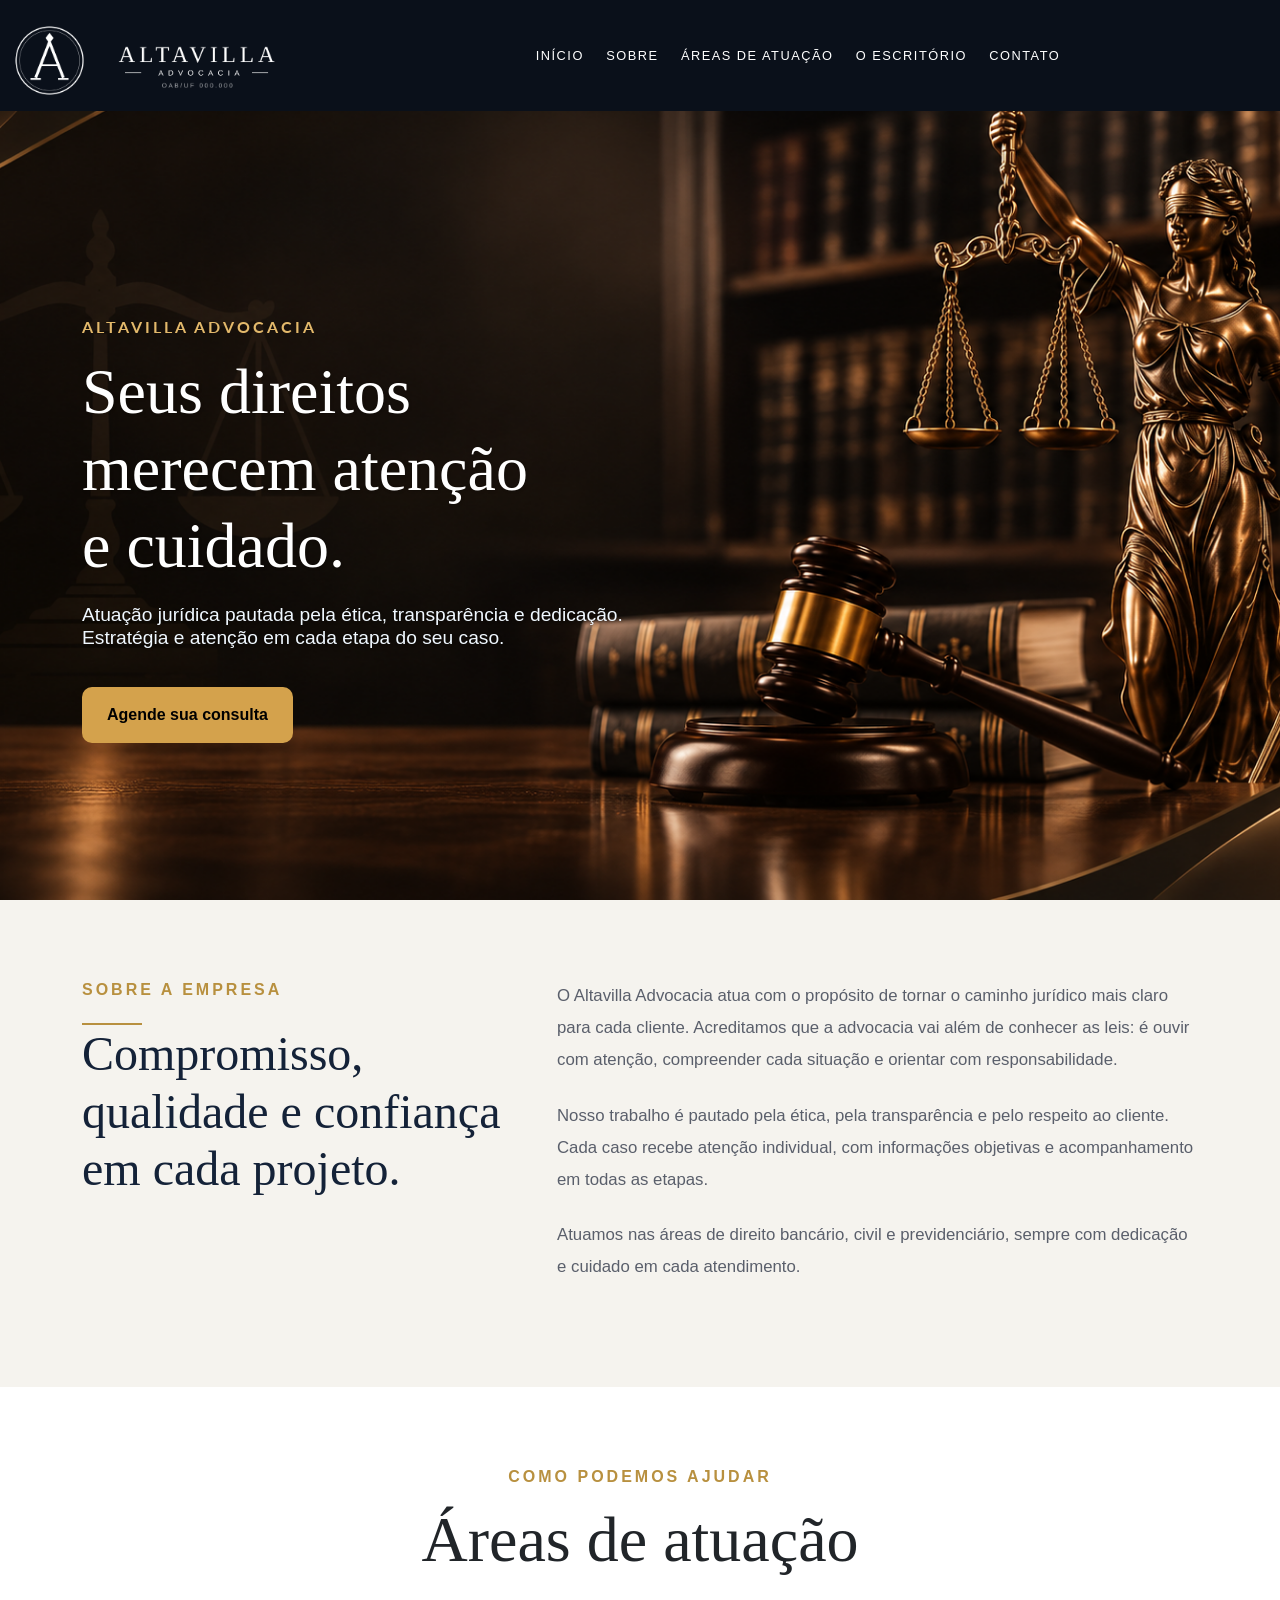
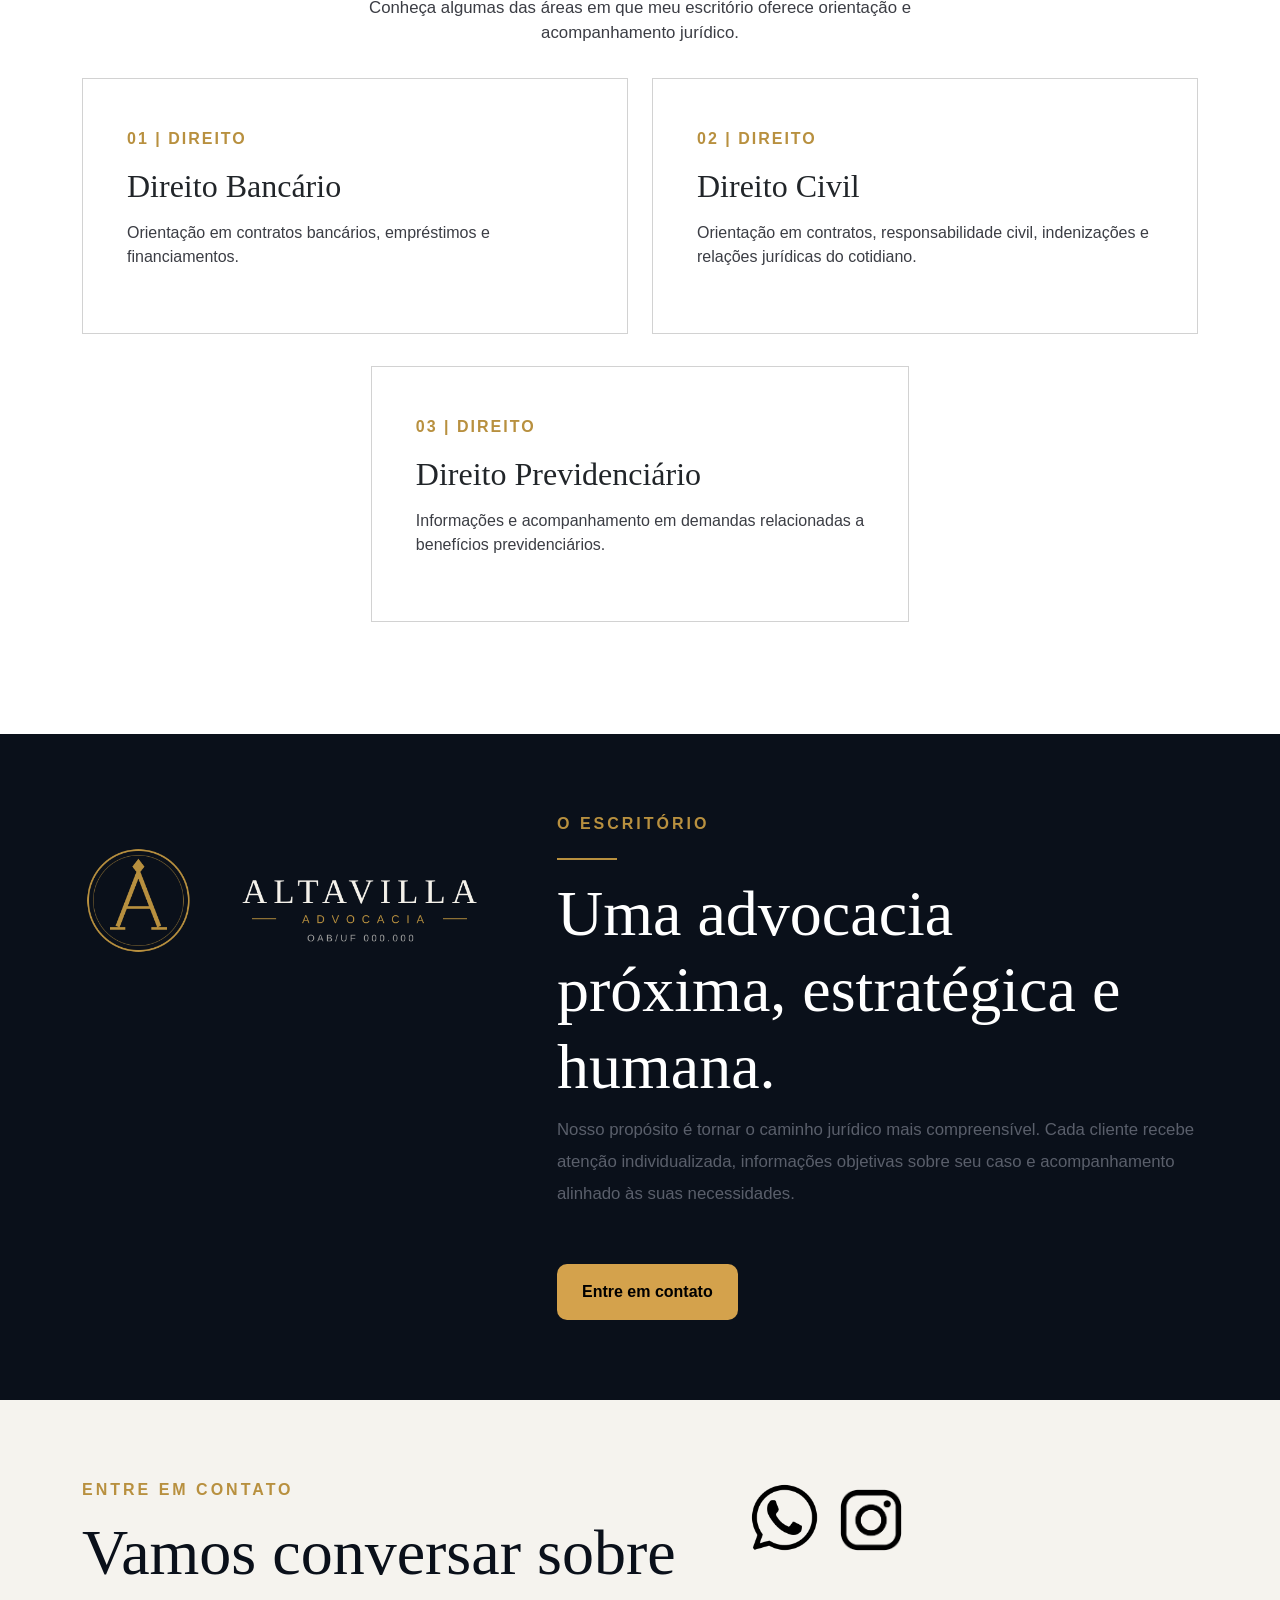
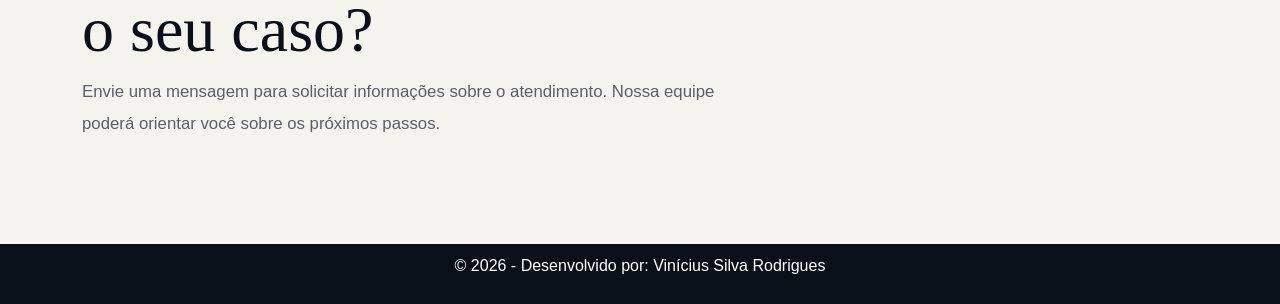
<file: index.html>
<!DOCTYPE html>
<html lang="pt-BR">
<head>
    <meta charset="UTF-8">
    <meta name="viewport" content="width=device-width, initial-scale=1.0">
    <link rel="shortcut icon" href="img/favicon.ico" type="image/x-icon">
    <link rel="stylesheet" href="bootstrap-5.3.8-dist/css/bootstrap.min.css">
    <link rel="stylesheet" href="bootstrap-5.3.8-dist/style.css">
    <link rel="preconnect" href="https://fonts.googleapis.com">
    <link rel="preconnect" href="https://fonts.gstatic.com" crossorigin>
    <link href="https://fonts.googleapis.com/css2?family=Cinzel:wght@500;600&family=Lato:wght@300;400;700&display=swap" rel="stylesheet">
    <title>Altavilla Advocacia</title>
</head>
<body>
    <nav class="navbar navbar-expand-lg " data-bs-theme="dark">
  <div class="container-fluid justify-content-center">
    <a class="navbar-brand" href="#index.html"><img src="bootstrap-5.3.8-dist/img/logo-altavilla.png" class="logo"></a>
    <button class="navbar-toggler" type="button" data-bs-toggle="collapse" data-bs-target="#navbarSupportedContent" aria-controls="navbarSupportedContent" aria-expanded="false" aria-label="Toggle navigation">
      <span class="navbar-toggler-icon"></span>
    </button>
    <div class="collapse navbar-collapse justify-content-center" id="navbarSupportedContent">
      <ul class="navbar-nav mb-2 mb-lg-0 ">
          <li class="nav-item">
          <a class="nav-link active" aria-current="page" href="index.html">Início</a>
        </li>
        <li class="nav-item">
          <a class="nav-link active" aria-current="page" href="#about">Sobre</a>
        </li>
        <li class="nav-item">
          <a class="nav-link active" aria-current="page" href="#atuacao">Áreas de atuação</a>
        </li>
        <li class="nav-item">
          <a class="nav-link active" aria-current="page" href="#escritorio">O escritório</a>
        </li>
        <li class="nav-item">
          <a class="nav-link active" aria-current="page" href="#contato">Contato</a>
        </li>
      </ul>
      
      
        
    </div>
  </div>
</nav>
<section id="hero">
  <div class="container">
  <div class="row">
    <div class="col-lg-6 herotext">
      <h5 class="heroh5"><strong>ALTAVILLA ADVOCACIA</strong></h5>
      <h1 class="heroh1">Seus direitos <br> merecem atenção<br> e cuidado.</h1>
      <h3 class="heroh3">Atuação jurídica pautada pela ética, transparência e dedicação.<br>Estratégia e atenção em cada etapa do seu caso.</h3>
      <a href="#contato" class="btn-consulta">
          <button>
          <strong>Agende sua consulta</strong>
        </button>
        </a>
    </div>
    
  </div>
</div>
</section>
<section class="about" id="about">
    <div class="container">
  <div class="row">
    <div class="col-lg-5">
      <h1 class="abouth1">Sobre a empresa</h1><hr class="hrabout">
      <h2 class="abouth2">Compromisso, qualidade e confiança em cada projeto.</h2>
      
    </div>
    <div class="col-lg-7">
      <p class="aboutp">O Altavilla Advocacia atua com o propósito de tornar o caminho jurídico mais claro para cada cliente. Acreditamos que a advocacia vai além de conhecer as leis: é ouvir com atenção, compreender cada situação e orientar com responsabilidade.</p>
      <p class="aboutp">Nosso trabalho é pautado pela ética, pela transparência e pelo respeito ao cliente. Cada caso recebe atenção individual, com informações objetivas e acompanhamento em todas as etapas.</p>
      <p class="aboutp">Atuamos nas áreas de direito bancário, civil e previdenciário, sempre com dedicação e cuidado em cada atendimento.</p>
    </div>
  </div>
</div>
</section>
<section class="atuacao" id="atuacao">
      <div class="container">
        <div class="row">
          <div class="col-lg-12">
               <h1 class="atuacaoh1">Como podemos ajudar</h1>
        <h2 class="atuacaoh2">Áreas de atuação</h2>
          <p class="atuacaop">Conheça algumas das áreas em que meu escritório oferece orientação e <br>acompanhamento jurídico.</p>
          </div>
        </div>
        <div class="row g-4 justify-content-center">
            <div class="col-lg-6">
            <div class="grid">
              <div class="card h-100">
                <span class="label">01 | Direito</span>
                <h3>Direito Bancário</h3>
                <p>Orientação em contratos bancários, empréstimos e financiamentos.</p>
              </div>
            </div>
          </div>
            <div class="col-lg-6">
            <div class="grid">
              <div class="card h-100">
                <span class="label civil">02 | Direito</span>
                <h3>Direito Civil</h3>
                <p>Orientação em contratos, responsabilidade civil, indenizações e relações jurídicas do cotidiano.</p>
          </div>
        </div>
      </div>
        </div>
        <div class="row g-4 justify-content-center">
          <div class="col-lg-12">
            <div class="grid previdenciario">
              <div class="card h-100 mx-auto">
                <span class="label">03 | Direito</span>
                <h3>Direito Previdenciário</h3>
                <p>Informações e acompanhamento em demandas relacionadas a <br>benefícios previdenciários.</p>
          </div>
        </div>
          </div>
        </div>
          
        
</section>
<section class="escritorio" id="escritorio">
  <div class="container">
    <div class="row">
      <div class="col-lg-5">
        <img src="bootstrap-5.3.8-dist/img/logo-altavilla.png" class="escritorioimg">
      </div>
      <div class="col-lg-7">
        <h1 class="escritorioh1">O escritório</h1>
        <hr class="escritoriohr">
        <h2 class="escritorioh2">Uma advocacia próxima, estratégica e humana.</h2>
        <p class="escritoriop">Nosso propósito é tornar o caminho jurídico mais compreensível. Cada cliente recebe atenção individualizada, informações objetivas sobre seu caso e acompanhamento alinhado às suas necessidades.</p>
        <a href="#contato" class="btn-escritorio">
          <button>
          <strong>Entre em contato</strong>
        </button>
        </a>
      </div>
    </div>
  </div>
</section>
<section class="contato" id="contato">
  <div class="container">
    <div class="row">
      <div class="col-lg-7">
        <h1 class="contatoh1">Entre em contato</h1>
        <h2 class="contatoh2">Vamos conversar sobre o seu caso?</h2>
        <p class="contatop">Envie uma mensagem para solicitar informações sobre o atendimento. Nossa equipe poderá orientar você sobre os próximos passos.</p>
        
      </div>
      <div class="col-lg-5">
        <img src="bootstrap-5.3.8-dist/img/whatsapp.png" class="contatoimg">
        <img src="bootstrap-5.3.8-dist/img/instagram.png" class="contatoimg">
        
      </div>
    </div>
  </div>
</section>
<footer><p>&copy; 2026 - Desenvolvido por: Vinícius Silva Rodrigues</p></footer>
    <script src="bootstrap-5.3.8-dist/js/bootstrap.bundle.min.js"></script>
    <script src="bootstrap-5.3.8-dist/script.js"></script>
</body>
</html>
</file>
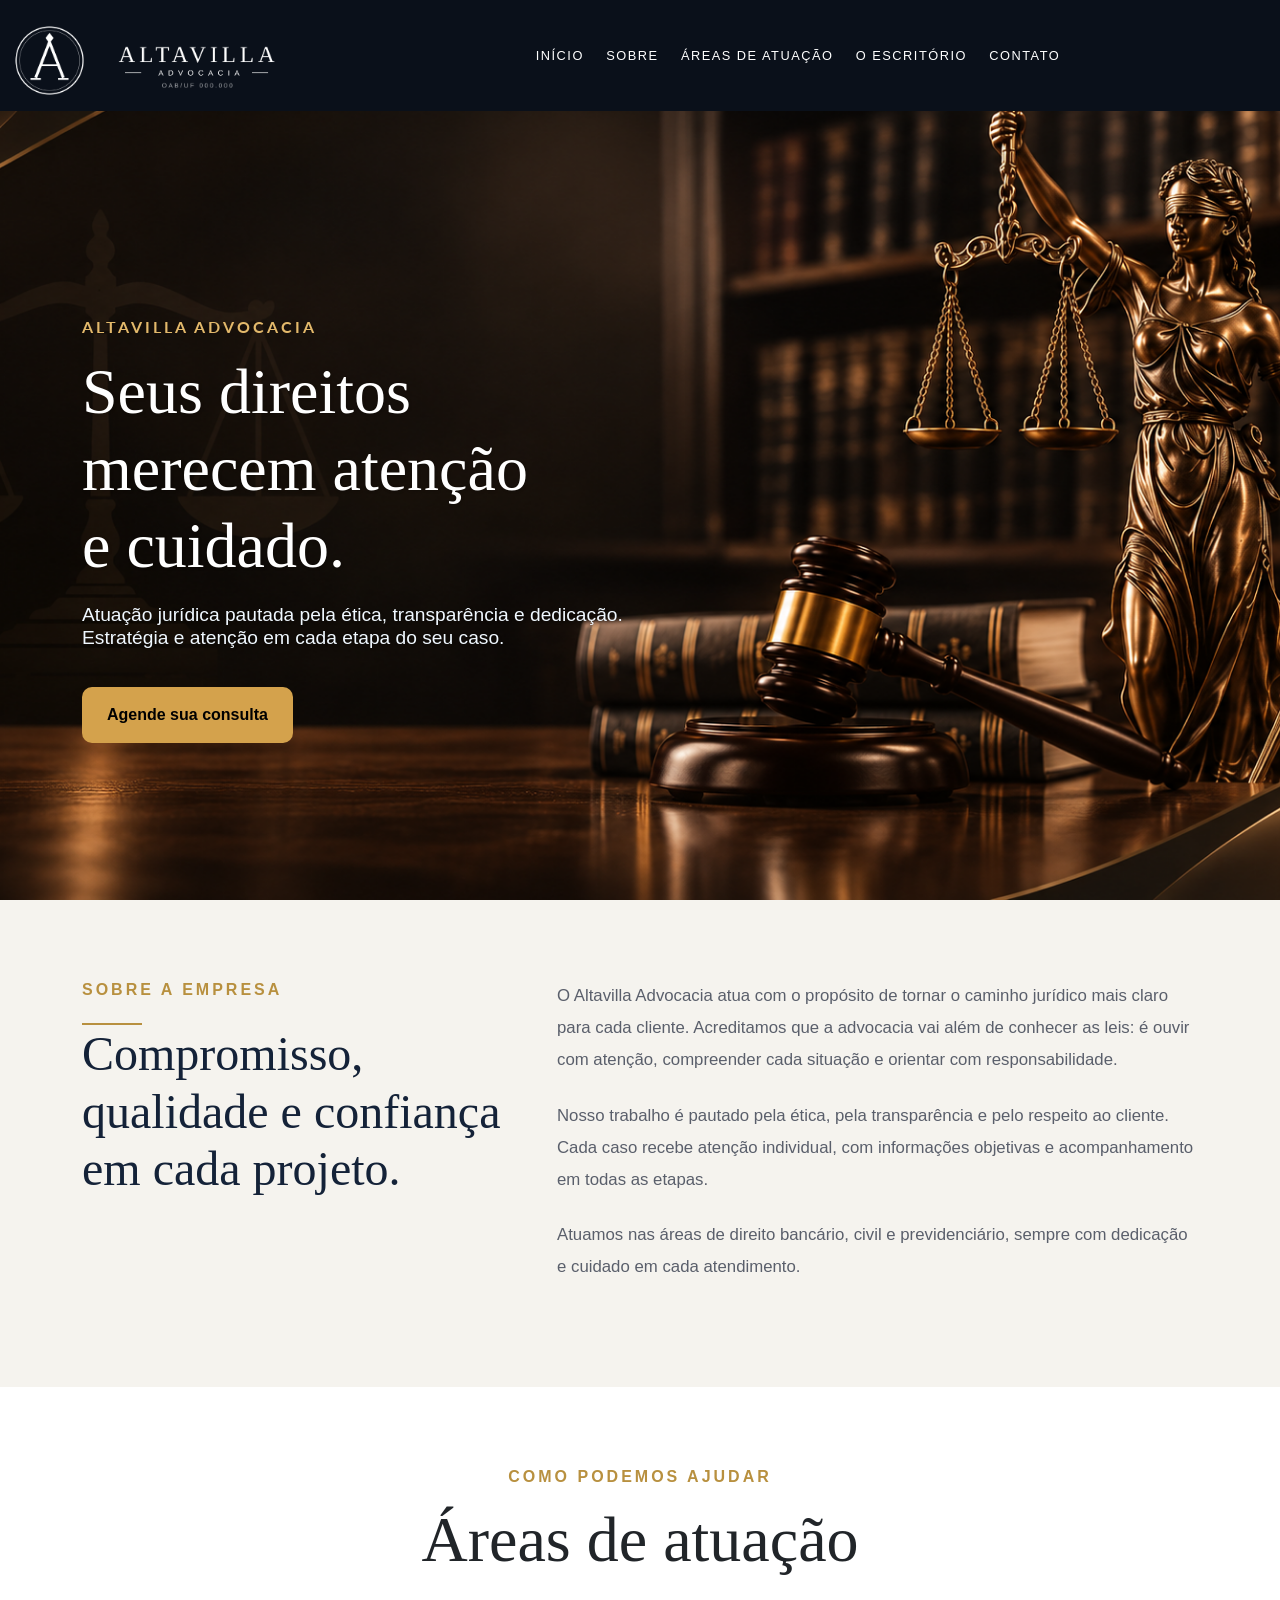
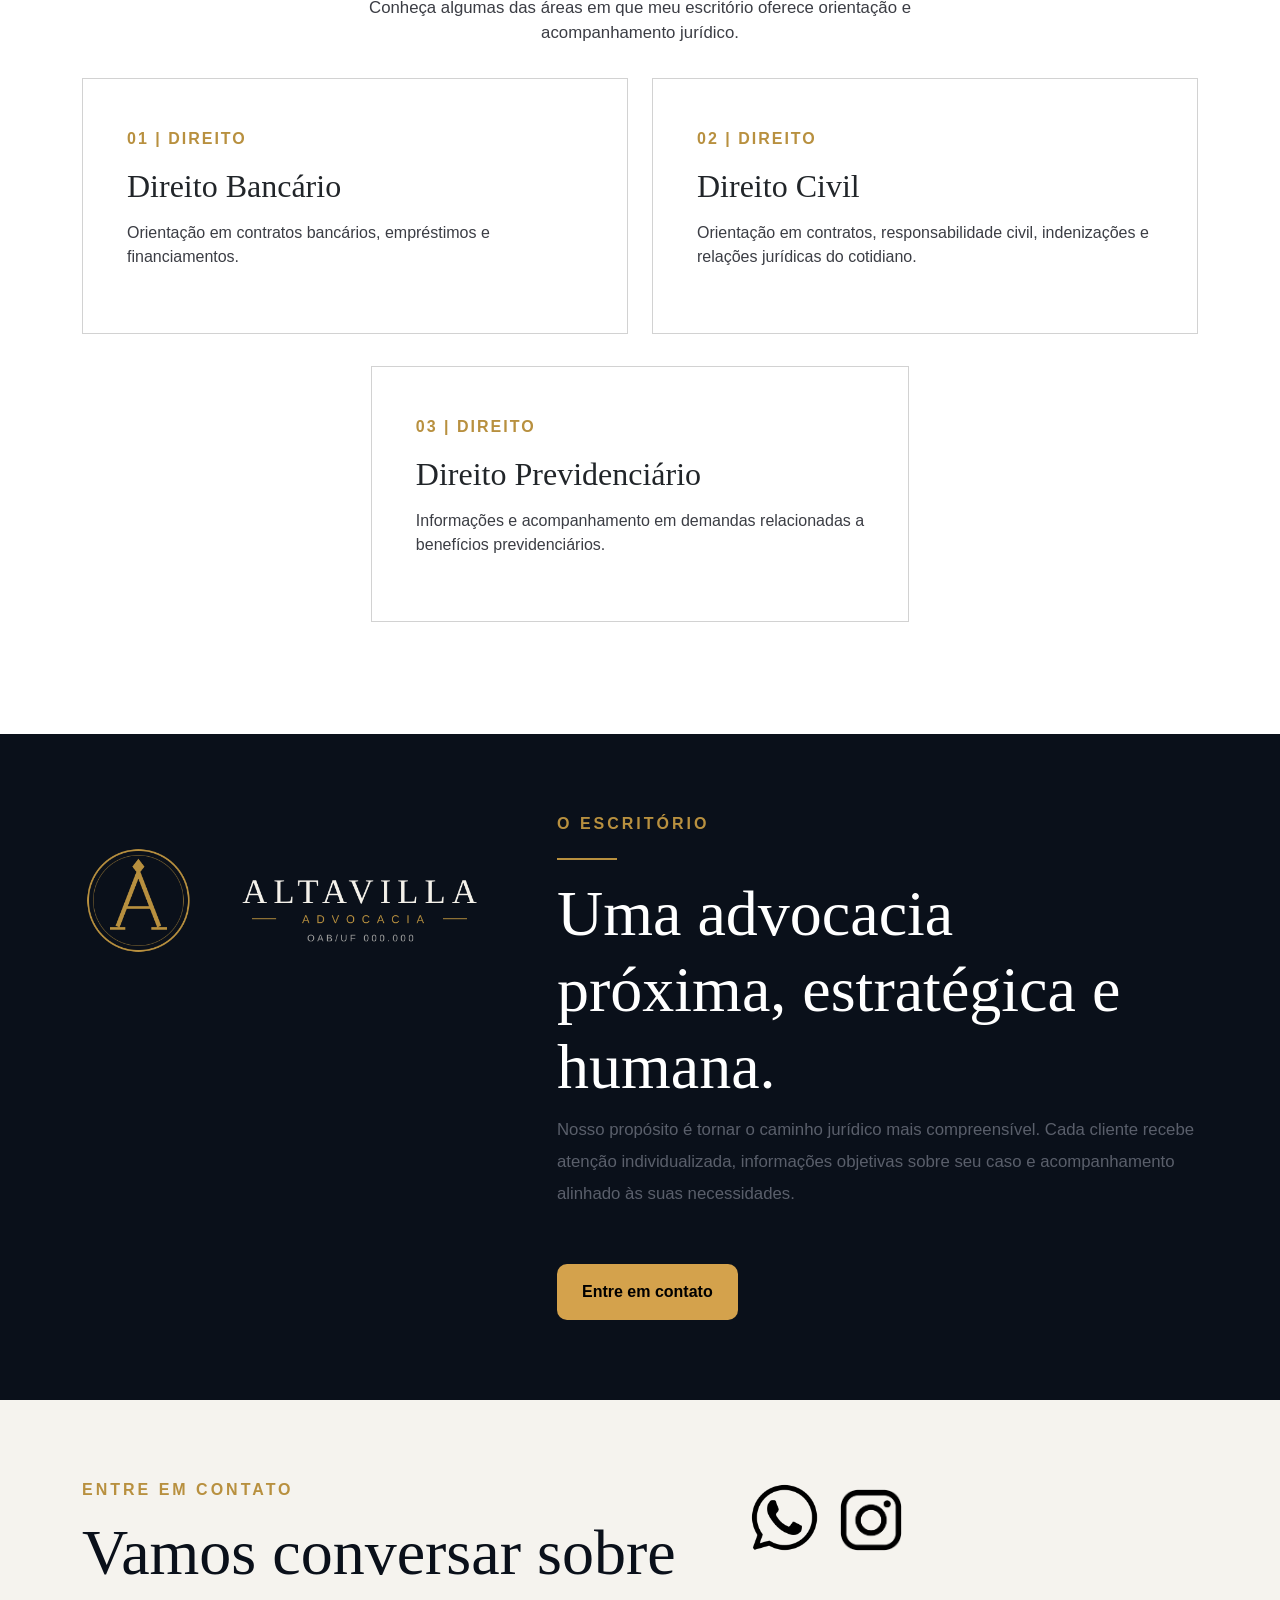
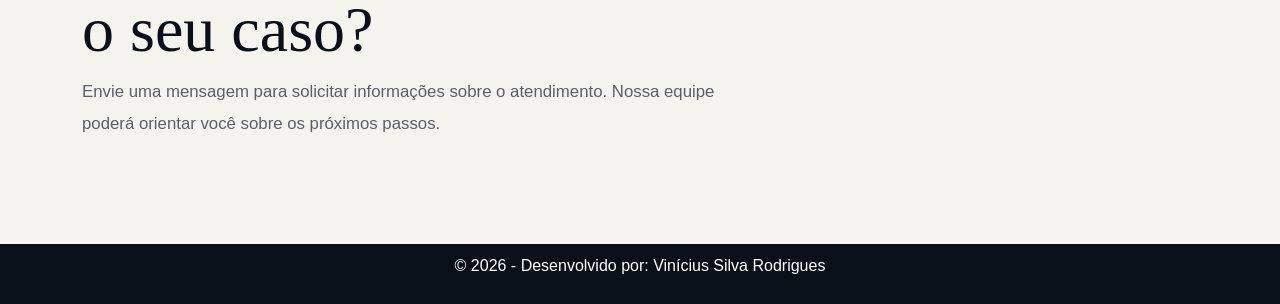
<file: bootstrap-5.3.8-dist/index.html>
<!DOCTYPE html>
<html lang="pt-BR">
<head>
    <meta charset="UTF-8">
    <meta name="viewport" content="width=device-width, initial-scale=1.0">
    <link rel="shortcut icon" href="img/favicon.ico" type="image/x-icon">
    <link rel="stylesheet" href="css/bootstrap.min.css">
    <link rel="stylesheet" href="style.css">
    <link rel="preconnect" href="https://fonts.googleapis.com">
    <link rel="preconnect" href="https://fonts.gstatic.com" crossorigin>
    <link href="https://fonts.googleapis.com/css2?family=Cinzel:wght@500;600&family=Lato:wght@300;400;700&display=swap" rel="stylesheet">
    <title>Altavilla Advocacia</title>
</head>
<body>
    <nav class="navbar navbar-expand-lg " data-bs-theme="dark">
  <div class="container-fluid justify-content-center">
    <a class="navbar-brand" href="#index.html"><img src="img/logo-altavilla.png" class="logo"></a>
    <button class="navbar-toggler" type="button" data-bs-toggle="collapse" data-bs-target="#navbarSupportedContent" aria-controls="navbarSupportedContent" aria-expanded="false" aria-label="Toggle navigation">
      <span class="navbar-toggler-icon"></span>
    </button>
    <div class="collapse navbar-collapse justify-content-center" id="navbarSupportedContent">
      <ul class="navbar-nav mb-2 mb-lg-0 ">
          <li class="nav-item">
          <a class="nav-link active" aria-current="page" href="index.html">Início</a>
        </li>
        <li class="nav-item">
          <a class="nav-link active" aria-current="page" href="#about">Sobre</a>
        </li>
        <li class="nav-item">
          <a class="nav-link active" aria-current="page" href="#atuacao">Áreas de atuação</a>
        </li>
        <li class="nav-item">
          <a class="nav-link active" aria-current="page" href="#escritorio">O escritório</a>
        </li>
        <li class="nav-item">
          <a class="nav-link active" aria-current="page" href="#contato">Contato</a>
        </li>
      </ul>
      
      
        
    </div>
  </div>
</nav>
<section id="hero">
  <div class="container">
  <div class="row">
    <div class="col-lg-6 herotext">
      <h5 class="heroh5"><strong>ALTAVILLA ADVOCACIA</strong></h5>
      <h1 class="heroh1">Seus direitos <br> merecem atenção<br> e cuidado.</h1>
      <h3 class="heroh3">Atuação jurídica pautada pela ética, transparência e dedicação.<br>Estratégia e atenção em cada etapa do seu caso.</h3>
      <a href="#contato" class="btn-consulta">
          <button>
          <strong>Agende sua consulta</strong>
        </button>
        </a>
    </div>
    
  </div>
</div>
</section>
<section class="about" id="about">
    <div class="container">
  <div class="row">
    <div class="col-lg-5">
      <h1 class="abouth1">Sobre a empresa</h1><hr class="hrabout">
      <h2 class="abouth2">Compromisso, qualidade e confiança em cada projeto.</h2>
      
    </div>
    <div class="col-lg-7">
      <p class="aboutp">O Altavilla Advocacia atua com o propósito de tornar o caminho jurídico mais claro para cada cliente. Acreditamos que a advocacia vai além de conhecer as leis: é ouvir com atenção, compreender cada situação e orientar com responsabilidade.</p>
      <p class="aboutp">Nosso trabalho é pautado pela ética, pela transparência e pelo respeito ao cliente. Cada caso recebe atenção individual, com informações objetivas e acompanhamento em todas as etapas.</p>
      <p class="aboutp">Atuamos nas áreas de direito bancário, civil e previdenciário, sempre com dedicação e cuidado em cada atendimento.</p>
    </div>
  </div>
</div>
</section>
<section class="atuacao" id="atuacao">
      <div class="container">
        <div class="row">
          <div class="col-lg-12">
               <h1 class="atuacaoh1">Como podemos ajudar</h1>
        <h2 class="atuacaoh2">Áreas de atuação</h2>
          <p class="atuacaop">Conheça algumas das áreas em que meu escritório oferece orientação e <br>acompanhamento jurídico.</p>
          </div>
        </div>
        <div class="row g-4 justify-content-center">
            <div class="col-lg-6">
            <div class="grid">
              <div class="card h-100">
                <span class="label">01 | Direito</span>
                <h3>Direito Bancário</h3>
                <p>Orientação em contratos bancários, empréstimos e financiamentos.</p>
              </div>
            </div>
          </div>
            <div class="col-lg-6">
            <div class="grid">
              <div class="card h-100">
                <span class="label civil">02 | Direito</span>
                <h3>Direito Civil</h3>
                <p>Orientação em contratos, responsabilidade civil, indenizações e relações jurídicas do cotidiano.</p>
          </div>
        </div>
      </div>
        </div>
        <div class="row g-4 justify-content-center">
          <div class="col-lg-12">
            <div class="grid previdenciario">
              <div class="card h-100 mx-auto">
                <span class="label">03 | Direito</span>
                <h3>Direito Previdenciário</h3>
                <p>Informações e acompanhamento em demandas relacionadas a <br>benefícios previdenciários.</p>
          </div>
        </div>
          </div>
        </div>
          
        
</section>
<section class="escritorio" id="escritorio">
  <div class="container">
    <div class="row">
      <div class="col-lg-5">
        <img src="img/logo-altavilla.png" class="escritorioimg">
      </div>
      <div class="col-lg-7">
        <h1 class="escritorioh1">O escritório</h1>
        <hr class="escritoriohr">
        <h2 class="escritorioh2">Uma advocacia próxima, estratégica e humana.</h2>
        <p class="escritoriop">Nosso propósito é tornar o caminho jurídico mais compreensível. Cada cliente recebe atenção individualizada, informações objetivas sobre seu caso e acompanhamento alinhado às suas necessidades.</p>
        <a href="#contato" class="btn-escritorio">
          <button>
          <strong>Entre em contato</strong>
        </button>
        </a>
      </div>
    </div>
  </div>
</section>
<section class="contato" id="contato">
  <div class="container">
    <div class="row">
      <div class="col-lg-7">
        <h1 class="contatoh1">Entre em contato</h1>
        <h2 class="contatoh2">Vamos conversar sobre o seu caso?</h2>
        <p class="contatop">Envie uma mensagem para solicitar informações sobre o atendimento. Nossa equipe poderá orientar você sobre os próximos passos.</p>
        
      </div>
      <div class="col-lg-5">
        <img src="img/whatsapp.png" class="contatoimg">
        <img src="img/instagram.png" class="contatoimg">
        
      </div>
    </div>
  </div>
</section>
<footer><p>&copy; 2026 - Desenvolvido por: Vinícius Silva Rodrigues</p></footer>
    <script src="js/bootstrap.bundle.min.js"></script>
    <script src="script.js"></script>
</body>
</html>
</file>
<file: bootstrap-5.3.8-dist/style.css>
html{
    scroll-behavior: smooth;
}

body{
    font-family: Arial, Helvetica, sans-serif;
}


/* navbar */
.navbar{
    background-color: #0a101a;
    position: fixed;
    top: 0;
    left: 0;
    width: 100%;
    z-index: 1000;
    transition: background-color 0.3s ease;
}

.navbar.scrolled{
    background-color: rgba(20, 34, 56, 0.5);
    backdrop-filter: blur(10px);
}
.nav-link {
    color: white !important;
    transform: color 0.3s;
    font-size: 0.85rem;
    letter-spacing: 1.5px;
    text-transform: uppercase;
    padding: 0 1rem !important;
}
.nav-link:hover{
    color: #c9a45c !important;
}
.logo{
    padding-top: 10px ;
    width: 400px;
    height: auto;
    filter: brightness(0) invert(1);  
}

/* hero */

#hero{
    background-image: url(img/hero.png);
    background-repeat: no-repeat;
    background-position: unset;
    background-size: cover;
    padding-top: 130px;
    width: 100%;
    height: 100vh;
}
.herotext{
    
    padding-top: 30px;
}

.heroh5{
    letter-spacing: 3px;
    color: #E3B96B;
    font-size: 1rem;
    font-family: 'Lato', sans-serif;
    
}
.heroh1{
    font-size: 4rem;
    padding-top: 10px;
    font-family: 'Playfair Display', serif;
    color: white;
    text-shadow: 1px 1px 3px rgba(0, 0, 0, 0.2);
}

.heroh3{
    font-size: 1.2rem;
    padding-top: 10px;
    color: aliceblue;
    font-family: 'Inter', sans-serif;
    text-shadow: 1px 1px 3px rgba(0, 0, 0, 0.2);
}
#hero button{
    background-color: #D4A24C;
    border-radius: 10px;
    padding: 16px 25px;
    border: none;
    margin-top: 30px;
    transition: 0.3s;
}
#hero button:hover{
    transform: scale(1.05);
    background-color: #f7b251 ;
}
.btn-consulta{
    text-decoration: none;
    color: #18100A;
    font-family: 'Inter', sans-serif;
}

@media (max-width: 768px){
    #hero{
        min-height: auto;          
        height: auto;
        padding: 60px 20px 280px;  
        background-position: 75% bottom;
        background-size: auto 70%; 
        background-color: #0b0b0b;
    }
}
/* sobre */
.about {
    background-color: #F5F3EE;
    padding: 100px 0;
}

.abouth1 {                       
    font-family: 'DM Sans', sans-serif;
    font-size: 1rem;
    font-weight: 600;
    letter-spacing: 3px;
    text-transform: uppercase;
    color: #B8903F;
    margin-bottom: 1rem;
    text-align: left;
}

.abouth2 {
    font-family: 'Playfair Display', serif;
    font-size: 3rem;
    font-weight: 500;
    line-height: 1.2;
    color: #142238;
    text-align: left;
}

.hrabout {
    width: 60px;
    height: 2px;
    background-color: #B8903F;
    border: none;
    opacity: 1;
    margin: 1.5rem 0 0;
}

.aboutp{
    font-family: 'DM Sans', sans-serif;
    font-size: 1.05rem;
    font-weight: 400;
    line-height: 1.9;
    color: #5a5f6b;
    margin-bottom: 1.5rem;
    text-align: left;
}

/* Áreas de atuação */

.atuacao{
    padding: 100px 0;
    text-align: center;
}

.atuacaoh1{
    font-family: 'DM Sans', sans-serif;
    text-transform: uppercase;
    font-weight: 600;
    font-size: 1rem;
    color: #B8903F;
    letter-spacing: 3px;
    margin-bottom: 1rem;
}

.atuacaoh2{
    font-family: 'Playfair Display', serif;
    font-weight: 400;
    font-size: 4rem;
    margin-bottom: 1rem;
}
.atuacaop{
    font-family: 'DM Sans', sans-serif;
    font-weight: 400;
    font-size: 1.05rem;
    color: #3b3d44;
    margin-bottom: 2rem;
}

.grid{
    margin-bottom: 2rem;
    max-width: 800px;
    height: 40vh;
}
.card{
    border-radius: 0;
    padding: 32px 28px;
    transition: all 0.3s ease;
}
.card:hover{
    transform: scale(1.05);
    box-shadow: 0 8px 24px rgba(0,0,0,0.08);
    border-color: #c0a068;
}
.previdenciario{
    display: flex;
    justify-content: center;
    margin: auto;
}
.label{
    text-align: left;
    margin-left: 1rem;
    margin-top: 1rem;
    margin-bottom: 1rem;
    font-size: 1rem;
    font-family: 'DM Sans', sans-serif;
    font-weight: 600;
    color: #B8903F;
    text-transform: uppercase;
    letter-spacing: 2px;
}
.card h3{
    text-align: left;
    margin-left: 1rem;
    margin-bottom: 1rem;
    font-family: 'Playfair Display', serif;
    font-size: 2rem;
    font-weight: 400;
}
.card p{
    text-align: left;
    margin-left: 1rem;
    margin-right: 1rem;
    margin-bottom: 2rem;
    font-family: 'DM Sans', sans-serif;
    color: #3b3d44;
    font-size: 1rem;
}

/* O escritório */
.escritorio{
    background-color: #0a101a;
    padding: 100px;
}

.escritorioimg{
    width: 800px;
    margin-top: 160px; 
    padding-right: 350px;
}

.escritorioh1{
    font-family: 'DM Sans', sans-serif;
    text-transform: uppercase;
    font-weight: 600;
    font-size: 1rem;
    color: #B8903F;
    letter-spacing: 3px;
    margin-bottom: 1rem;
}

.escritoriohr{
    width: 60px;
    height: 2px;
    background-color: #B8903F;
    border: none;
    opacity: 1;
    margin: 1.5rem 0 0;
    margin-bottom: 1rem;
}

.escritorioh2{
    font-family: 'Playfair Display', serif;
    font-size: 4rem;
    font-weight: 500;
    line-height: 1.2;
    color: white;
}

.escritoriop{
    font-family: 'DM Sans', sans-serif;
    font-size: 1.20rem;
    font-weight: 400;
    line-height: 1.9;
    color: #5a5f6b;
    margin-bottom: 1.5rem;
    text-align: left;
}

.escritorio button{
    background-color: #D4A24C;
    border-radius: 10px;
    padding: 16px 25px;
    border: none;
    margin-top: 30px;
    transition: all 0.3s ease;
}

.escritorio button:hover{
    background-color: #f7b251;
    transform: translateY(-6px);
}

.btn-escritorio{
    text-decoration: none;
    color: #0a101a;
    font-family: 'Inter', sans-serif;
}

/* Contato */
.contato{
    background-color: #F5F3EE;
    padding: 100px;
}
.contatoh1{
    font-family: 'DM Sans', sans-serif;
    text-transform: uppercase;
    font-weight: 600;
    font-size: 1rem;
    color: #B8903F;
    letter-spacing: 3px;
    margin-bottom: 1rem;
}
.contatoh2{
    font-family: 'Playfair Display', serif;
    font-size: 4rem;
    font-weight: 500;
    line-height: 1.2;
    color: #0a101a;
    text-align: left;
}
.contatop{
    font-family: 'DM Sans', sans-serif;
    font-size: 1.20rem;
    font-weight: 400;
    line-height: 1.9;
    color: #5a5f6b;
    margin-bottom: 1.5rem;
    text-align: left;
}

.contatoimg{
    width: 100px;
    transition: all 0.3s ease;
    border-radius: 30px;
}

.contatoimg:hover{
    transform: translateY(-6px);
    background-color: #B8903F;
   
}

/* Footer */
footer{
  background-color: #0a101a;
  color: white;
  font-family: 'DM Sans', sans-serif;
  font-weight: 400;
  padding: 10px;
  text-align: center;
}


/* ============================= */
/* RESPONSIVIDADE GERAL */
/* ============================= */

* {
    box-sizing: border-box;
}

html, body {
    width: 100%;
    overflow-x: hidden;
}

img {
    max-width: 100%;
    height: auto;
}

/* ============================= */
/* NAVBAR */
/* ============================= */

.logo {
    width: 100%;
    max-width: 300px;
    height: auto;
}

.nav-link {
    font-size: 0.8rem;
    padding: 0 0.7rem !important;
}

/* ============================= */
/* HERO */
/* ============================= */

#hero {
    min-height: 100vh;
    height: auto;
    background-position: center;
    background-size: cover;
    display: flex;
    align-items: center;
}

.herotext {
    padding-top: 30px;
}

.heroh1 {
    font-size: clamp(2.2rem, 5vw, 4rem);
}

.heroh3 {
    font-size: clamp(1rem, 2vw, 1.2rem);
}

/* ============================= */
/* SOBRE */
/* ============================= */

.about {
    padding: 80px 20px;
}

.abouth2 {
    font-size: clamp(2rem, 4vw, 3rem);
}

/* ============================= */
/* ÁREAS DE ATUAÇÃO */
/* ============================= */

.atuacao {
    padding: 80px 20px;
}

.atuacaoh2 {
    font-size: clamp(2.2rem, 5vw, 4rem);
}

.grid {
    width: 100%;
    max-width: 1000px;
    height: auto;
    margin: 0 auto 2rem;
}

.card {
    height: 100%;
}

.card h3 {
    font-size: clamp(1.5rem, 3vw, 2rem);
}

/* ============================= */
/* O ESCRITÓRIO */
/* ============================= */

.escritorio {
    padding: 80px 30px;
}

.escritorioimg {
    width: 100%;
    max-width: 550px;
    height: auto;
    margin-top: 30px;
    padding-right: 0;
    object-fit: cover;
}

.escritorioh2 {
    font-size: clamp(2.2rem, 5vw, 4rem);
}

.escritoriop {
    font-size: 1.05rem;
}

/* ============================= */
/* CONTATO */
/* ============================= */

.contato {
    padding: 80px 30px;
}

.contatoh2 {
    font-size: clamp(2.2rem, 5vw, 4rem);
}

.contatop {
    font-size: 1.05rem;
}

.contatoimg {
    width: 80px;
}

/* ============================= */
/* TABLETS */
/* ============================= */

@media (max-width: 991px) {

    .logo {
        max-width: 250px;
    }

    .navbar {
        padding: 10px;
    }

    .nav-link {
        padding: 10px 0 !important;
    }

    #hero {
        min-height: 90vh;
    }

    .herotext {
        padding-top: 50px;
    }

    .escritorio {
        padding: 60px 25px;
    }

    .escritorioimg {
        margin-top: 30px;
        max-width: 100%;
    }

    .contato {
        padding: 60px 25px;
    }
}

/* ============================= */
/* CELULARES */
/* ============================= */

@media (max-width: 767px) {

    /* Navbar */

    .logo {
        max-width: 200px;
    }

    .navbar {
        width: 100%;
    }

    .nav-link {
        font-size: 0.8rem;
        letter-spacing: 1px;
        padding: 12px 0 !important;
    }

    /* Hero */

    #hero {
        min-height: 650px;
        height: auto;
        padding: 110px 20px 250px;
        background-position: 75% bottom;
        background-size: auto 65%;
        background-color: #0b0b0b;
    }

    .herotext {
        padding-top: 20px;
        text-align: center;
    }

    .heroh5 {
        font-size: 0.85rem;
        letter-spacing: 2px;
    }

    .heroh1 {
        font-size: 2.4rem;
        line-height: 1.2;
    }

    .heroh3 {
        font-size: 1rem;
        line-height: 1.6;
    }

    #hero button {
        padding: 13px 20px;
        margin-top: 20px;
    }

    /* Sobre */

    .about {
        padding: 60px 20px;
    }

    .abouth1 {
        font-size: 0.9rem;
    }

    .abouth2 {
        font-size: 2.2rem;
    }

    .aboutp {
        font-size: 1rem;
        line-height: 1.8;
    }

    /* Áreas de atuação */

    .atuacao {
        padding: 60px 20px;
    }

    .atuacaoh1 {
        font-size: 0.85rem;
    }

    .atuacaoh2 {
        font-size: 2.3rem;
    }

    .atuacaop {
        font-size: 1rem;
        line-height: 1.7;
    }

    .grid {
        height: auto;
        padding: 0;
    }

    .card {
        padding: 25px 15px;
        margin-bottom: 15px;
    }

    .card h3 {
        font-size: 1.7rem;
    }

    .card p {
        font-size: 0.95rem;
    }

    .card:hover {
        transform: translateY(-5px);
    }

    /* Escritório */

    .escritorio {
        padding: 60px 20px;
        text-align: center;
    }

    .escritorioh1 {
        font-size: 0.85rem;
    }

    .escritorioh2 {
        font-size: 2.3rem;
    }

    .escritoriohr {
        margin: 1.5rem auto;
    }

    .escritoriop {
        font-size: 1rem;
        text-align: center;
        line-height: 1.8;
    }

    .escritorioimg {
        width: 100%;
        max-width: 100%;
        margin-top: 30px;
        padding: 0;
    }

    .escritorio button {
        margin-top: 15px;
    }

    /* Contato */

    .contato {
        padding: 60px 20px;
        text-align: center;
    }

    .contatoh1 {
        font-size: 0.85rem;
    }

    .contatoh2 {
        font-size: 2.3rem;
        text-align: center;
    }

    .contatop {
        font-size: 1rem;
        text-align: center;
        line-height: 1.8;
    }

    .contatoimg {
        width: 65px;
        margin: 10px;
    }

    /* Footer */

    footer {
        padding: 20px 10px;
        font-size: 0.85rem;
    }
}

/* ============================= */
/* CELULARES PEQUENOS */
/* ============================= */

@media (max-width: 400px) {

    .logo {
        max-width: 160px;
    }

    .heroh1 {
        font-size: 2rem;
    }

    .heroh3 {
        font-size: 0.9rem;
    }

    .abouth2,
    .atuacaoh2,
    .escritorioh2,
    .contatoh2 {
        font-size: 2rem;
    }

    #hero {
        background-size: auto 55%;
    }

}
</file>
